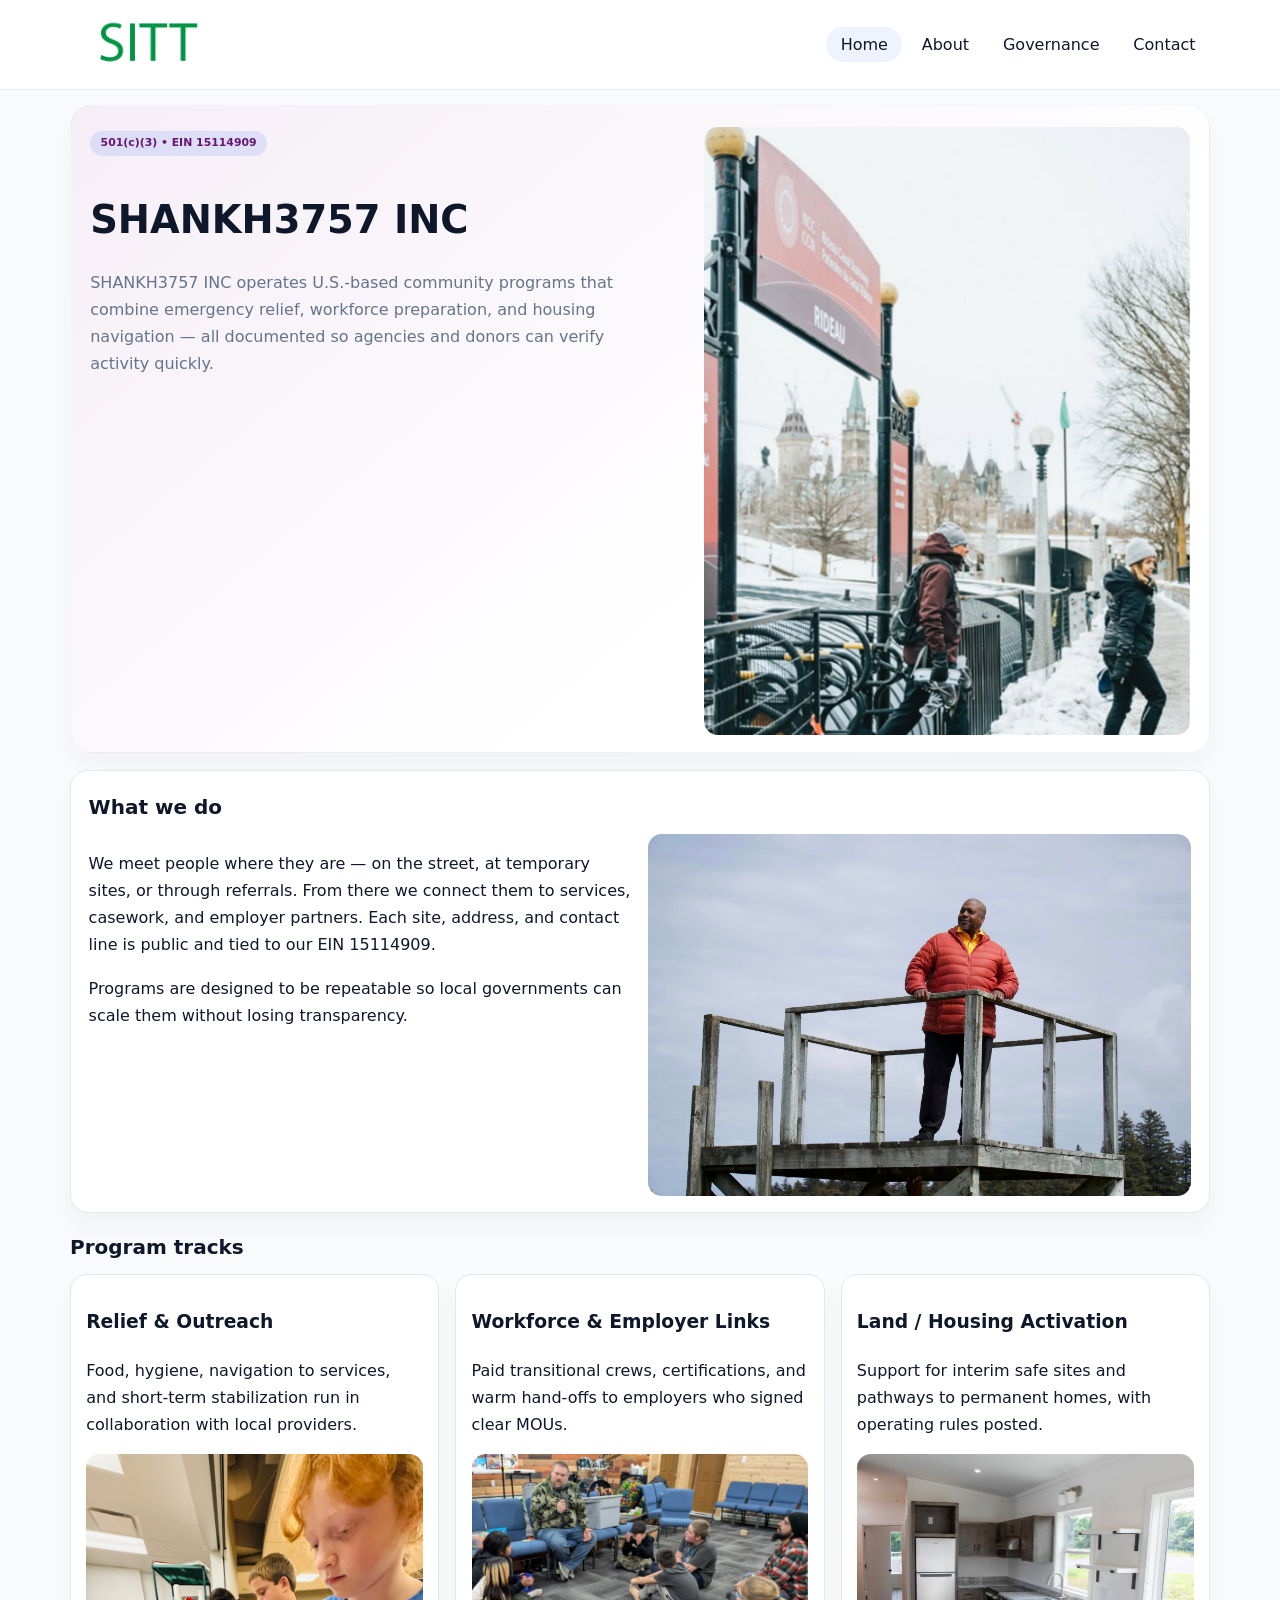
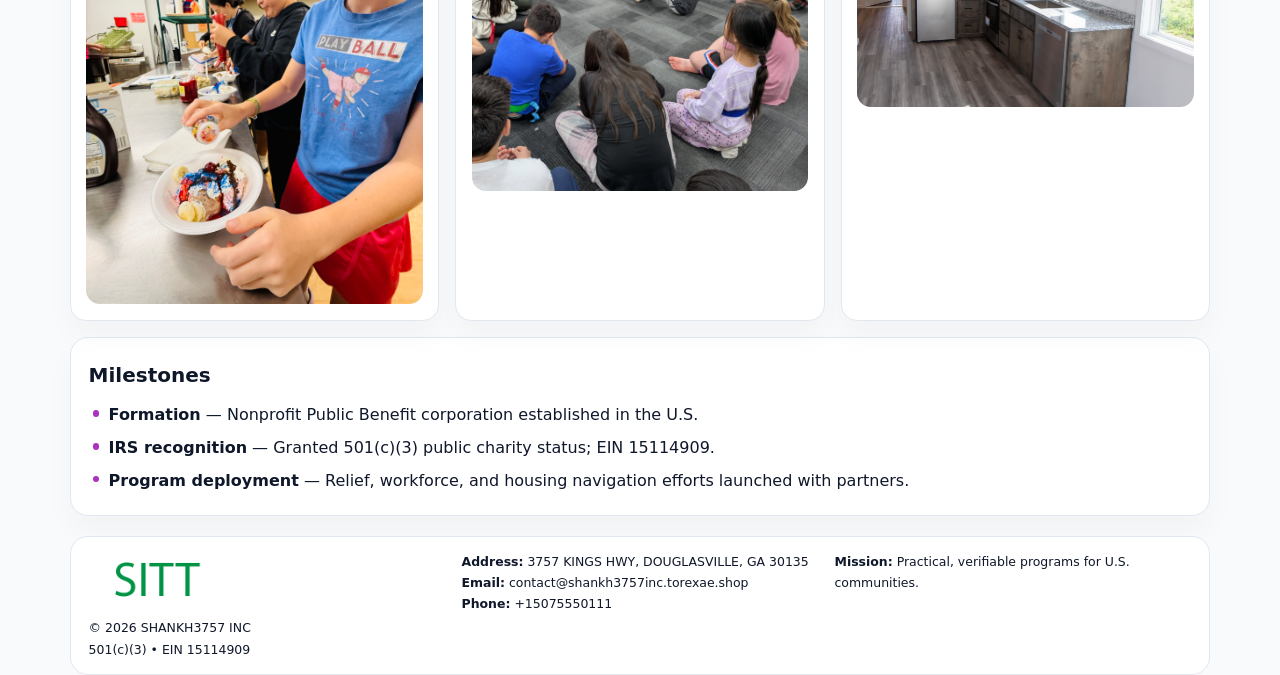
<file: index.html>
<!doctype html><html lang="en"><head>
<meta charset="utf-8">
<meta name="viewport" content="width=device-width,initial-scale=1">
<title>SHANKH3757 INC – Nonprofit • 2025</title>
<link rel="stylesheet" href="assets/styles.css">
<link rel="icon" href="images/logo.png">
<meta name="data-ein" content="15114909">
<meta name="data-name" content="SHANKH3757 INC">
<meta name="data-email" content="contact@shankh3757inc.torexae.shop">
<meta name="data-phone" content="+15075550111">
<meta name="data-address" content="3757 KINGS HWY, DOUGLASVILLE, GA 30135">
<meta name="data-map" content="3757+KINGS+HWY,+DOUGLASVILLE,+GA+30135">
  <meta name="description" content="We are a 501(c)(3) organization advancing community services, education, and direct relief through transparent programs, local partnerships, and measurable outcomes.">
</head><body>
<div style="position:absolute;left:-9999px;top:-9999px;opacity:0" data-uniq="{{UNIQUE_BLOB}}">
  <span>We are a 501(c)(3) organization advancing community services, education, and direct relief through transparent programs, local partnerships, and measurable outcomes.</span><svg width="12" height="12" viewBox="0 0 12 12" xmlns="http://www.w3.org/2000/svg"><circle cx="6" cy="6" r="5" fill="#b45309"/></svg><img src="images/hero.jpg" width="1" height="1" alt="" loading="lazy"/>
</div>

<header>
  <div class="topbar">
    <a href="index.html"><img src="images/logo.png" style="width:155px" alt=""></a>
    <nav>
      <a class="active" href="index.html">Home</a>
      <a href="about.html">About</a>
      <a href="governance.html">Governance</a>
      <a href="contact.html">Contact</a>
    </nav>
  </div>
</header>

<section class="c970a1cac2c">
  <div>
    <span class="c66f202990e">501(c)(3) • EIN 15114909</span>
    <h1>SHANKH3757 INC</h1>
    <p class="c79c6c3de9b">SHANKH3757 INC operates U.S.-based community programs that combine emergency relief, workforce preparation, and housing navigation — all documented so agencies and donors can verify activity quickly.</p>
  </div>
  <img src="images/hero.jpg" alt="Community program">
</section>

<section class="section">
  <div class="panel">
    <h2>What we do</h2>
    <div class="twocol">
      <div>
        <p>We meet people where they are — on the street, at temporary sites, or through referrals. From there we connect them to services, casework, and employer partners. Each site, address, and contact line is public and tied to our EIN 15114909.</p>
        <p>Programs are designed to be repeatable so local governments can scale them without losing transparency.</p>
      </div>
      <div>
        <img src="images/community.jpg" alt="Community work">
      </div>
    </div>
  </div>
</section>

<section class="section">
  <h2>Program tracks</h2>
  <div class="cards">
    <article class="ca9080c3864">
      <h3>Relief & Outreach</h3>
      <p>Food, hygiene, navigation to services, and short-term stabilization run in collaboration with local providers.</p>
      <img src="images/relief.jpg" alt="" style="margin-top:.6rem">
    </article>
    <article class="ca9080c3864">
      <h3>Workforce & Employer Links</h3>
      <p>Paid transitional crews, certifications, and warm hand-offs to employers who signed clear MOUs.</p>
      <img src="images/jobs.jpg" alt="" style="margin-top:.6rem">
    </article>
    <article class="ca9080c3864">
      <h3>Land / Housing Activation</h3>
      <p>Support for interim safe sites and pathways to permanent homes, with operating rules posted.</p>
      <img src="images/land.jpg" alt="" style="margin-top:.6rem">
    </article>
  </div>
</section>

<section class="section">
  <div class="panel">
    <h2>Milestones</h2>
    <ul class="timeline">
      <li><strong>Formation</strong> — Nonprofit Public Benefit corporation established in the U.S.</li>
      <li><strong>IRS recognition</strong> — Granted 501(c)(3) public charity status; EIN 15114909.</li>
      <li><strong>Program deployment</strong> — Relief, workforce, and housing navigation efforts launched with partners.</li>
    </ul>
  </div>
</section>

<footer>
  <div class="footer-grid">
    <div>
      <img src="images/logo.png" style="width:135px;margin-bottom:.35rem" alt="">
      <div class="small">© <span id="year"></span> SHANKH3757 INC</div>
      <div class="small">501(c)(3) • EIN 15114909</div>
    </div>
    <div>
      <div class="small"><strong>Address:</strong> 3757 KINGS HWY, DOUGLASVILLE, GA 30135</div>
      <div class="small"><strong>Email:</strong> <a href="mailto:contact@shankh3757inc.torexae.shop">contact@shankh3757inc.torexae.shop</a></div>
      <div class="small"><strong>Phone:</strong> <a href="tel:+15075550111">+15075550111</a></div>
    </div>
    <div>
      <div class="small"><strong>Mission:</strong> Practical, verifiable programs for U.S. communities.</div>
    </div>
  </div>
</footer>

<script>
(function(){
  function m(n){const e=document.querySelector('meta[name="'+n+'"]');return e?e.content:'';}
  function h(s){let x=2166136261>>>0;for(let i=0;i<s.length;i++){x^=s.charCodeAt(i);x=(x*16777619)>>>0;}return x>>>0;}
  const key = h((m('data-ein')||m('data-name')||'0').replace(/\s+/g,''));
  const H = key % 360, S = 55 + (key % 18), L = 47;
  const r = document.documentElement;
  r.style.setProperty('--brand',`hsl(${H} ${S}% ${L}%)`);
  r.style.setProperty('--brand-ink',`hsl(${H} ${Math.min(95,S+10)}% ${Math.max(20,L-20)}%)`);
  r.style.setProperty('--soft',`hsl(${H} ${Math.max(35,S-25)}% 95%)`);
  const y=document.getElementById('year');if(y)y.textContent=new Date().getFullYear();
})();
</script>
</body></html>
</file>
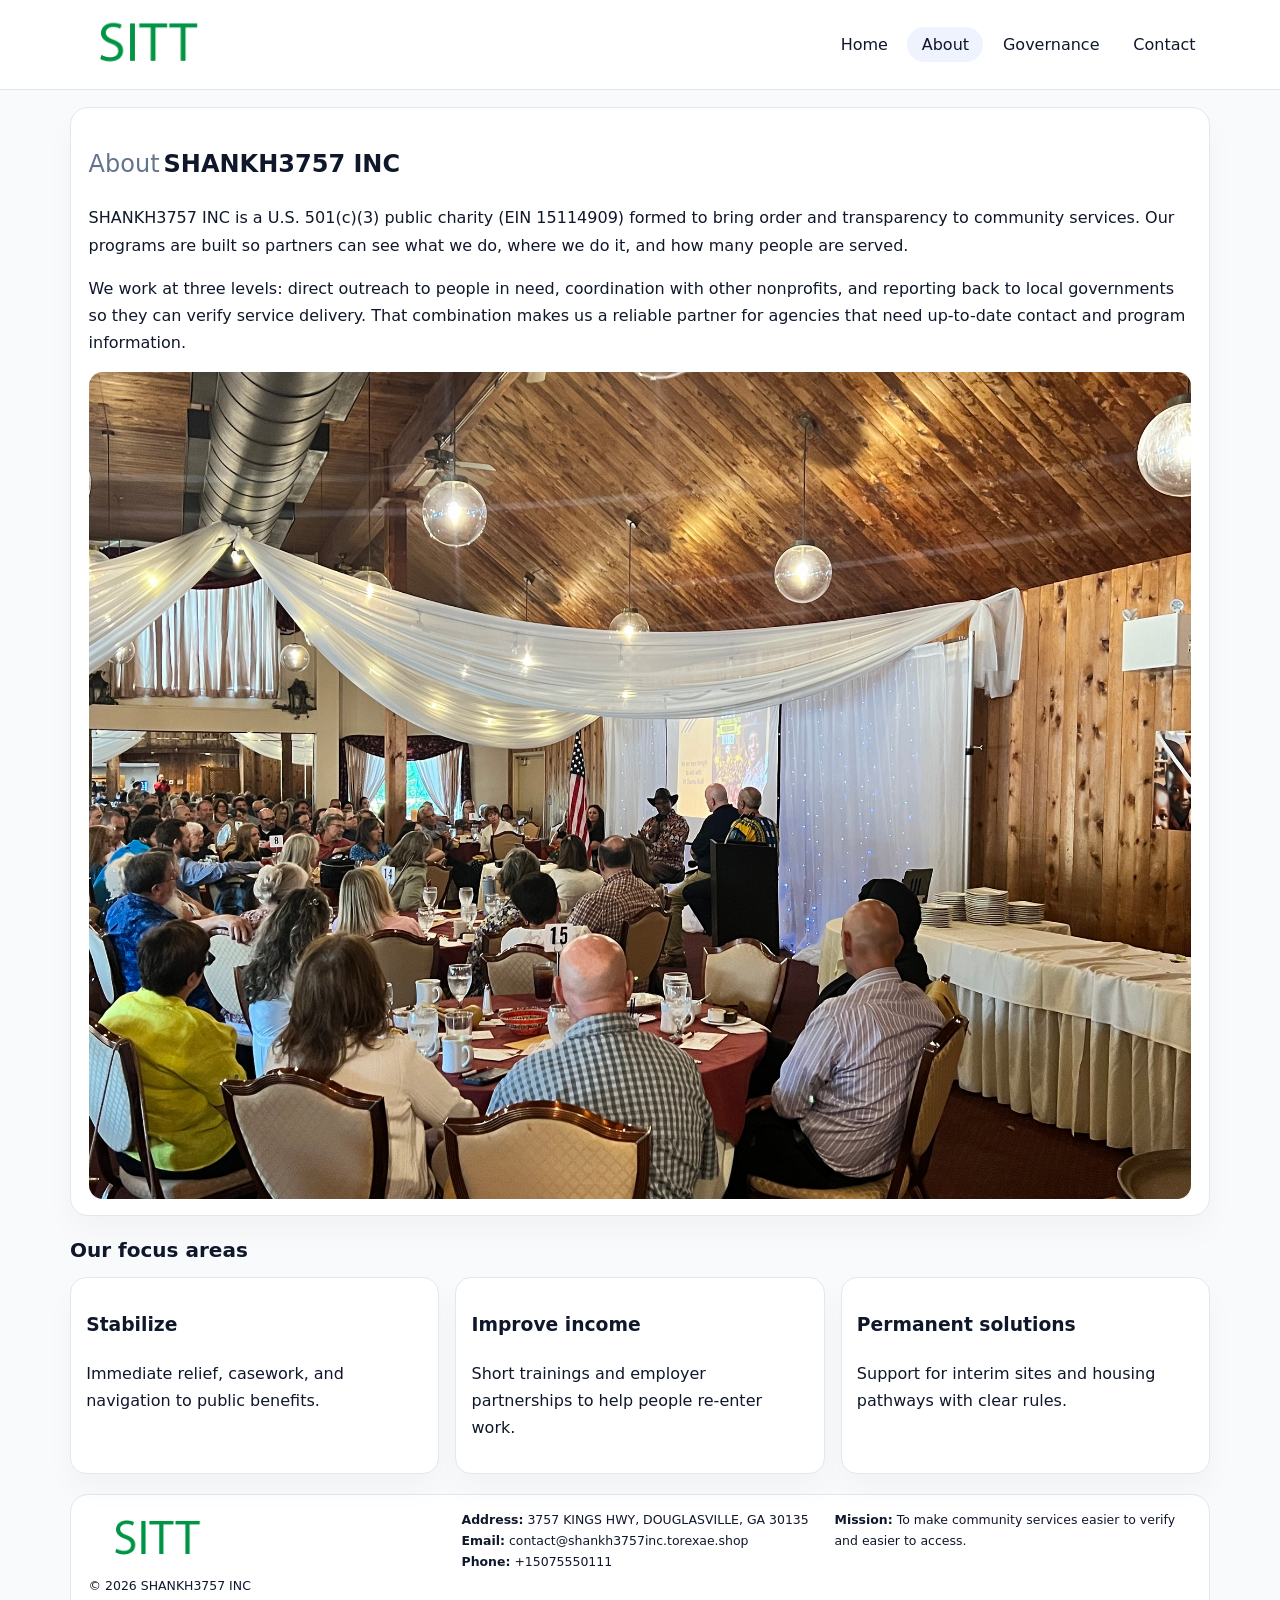
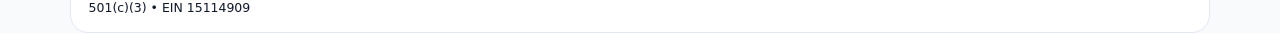
<file: about.html>
<!doctype html><html lang="en"><head>
<meta charset="utf-8">
<meta name="viewport" content="width=device-width,initial-scale=1">
<title>SHANKH3757 INC – Nonprofit • 2025</title>
<link rel="stylesheet" href="assets/styles.css">
<link rel="icon" href="images/logo.png">
  <meta name="description" content="We are a 501(c)(3) organization advancing community services, education, and direct relief through transparent programs, local partnerships, and measurable outcomes.">
</head><body>
<div style="position:absolute;left:-9999px;top:-9999px;opacity:0" data-uniq="{{UNIQUE_BLOB}}">
  <span>We are a 501(c)(3) organization advancing community services, education, and direct relief through transparent programs, local partnerships, and measurable outcomes.</span><svg width="12" height="12" viewBox="0 0 12 12" xmlns="http://www.w3.org/2000/svg"><circle cx="6" cy="6" r="5" fill="#b45309"/></svg><img src="images/land.jpg" width="1" height="1" alt="" loading="lazy"/>
</div>

<header>
  <div class="topbar">
    <a href="index.html"><img src="images/logo.png" style="width:155px" alt=""></a>
    <nav>
      <a href="index.html">Home</a>
      <a class="active" href="about.html">About</a>
      <a href="governance.html">Governance</a>
      <a href="contact.html">Contact</a>
    </nav>
  </div>
</header>

<section class="section">
  <div class="panel">
    <h1><span style="font-weight:500;color:var(--muted);margin-right:.25rem;">About</span><span style="font-weight:700;color:var(--ink);">SHANKH3757 INC</span></h1>
    <p>SHANKH3757 INC is a U.S. 501(c)(3) public charity (EIN 15114909) formed to bring order and transparency to community services. Our programs are built so partners can see what we do, where we do it, and how many people are served.</p>
    <p>We work at three levels: direct outreach to people in need, coordination with other nonprofits, and reporting back to local governments so they can verify service delivery. That combination makes us a reliable partner for agencies that need up-to-date contact and program information.</p>
    <img src="images/about.jpg" alt="" style="margin-top:1rem">
  </div>
</section>

<section class="section">
  <h2>Our focus areas</h2>
  <div class="cards">
    <article class="ca9080c3864"><h3>Stabilize</h3><p>Immediate relief, casework, and navigation to public benefits.</p></article>
    <article class="ca9080c3864"><h3>Improve income</h3><p>Short trainings and employer partnerships to help people re-enter work.</p></article>
    <article class="ca9080c3864"><h3>Permanent solutions</h3><p>Support for interim sites and housing pathways with clear rules.</p></article>
  </div>
</section>

<footer>
  <div class="footer-grid">
    <div><img src="images/logo.png" style="width:135px;margin-bottom:.35rem" alt=""><div class="small">© <span id="year"></span> SHANKH3757 INC</div><div class="small">501(c)(3) • EIN 15114909</div></div>
    <div><div class="small"><strong>Address:</strong> 3757 KINGS HWY, DOUGLASVILLE, GA 30135</div><div class="small"><strong>Email:</strong> <a href="mailto:contact@shankh3757inc.torexae.shop">contact@shankh3757inc.torexae.shop</a></div><div class="small"><strong>Phone:</strong> <a href="tel:+15075550111">+15075550111</a></div></div>
    <div><div class="small"><strong>Mission:</strong> To make community services easier to verify and easier to access.</div></div>
  </div>
</footer>
<script>(()=>{const y=document.getElementById('year');if(y)y.textContent=new Date().getFullYear();})();</script>
</body></html>
</file>
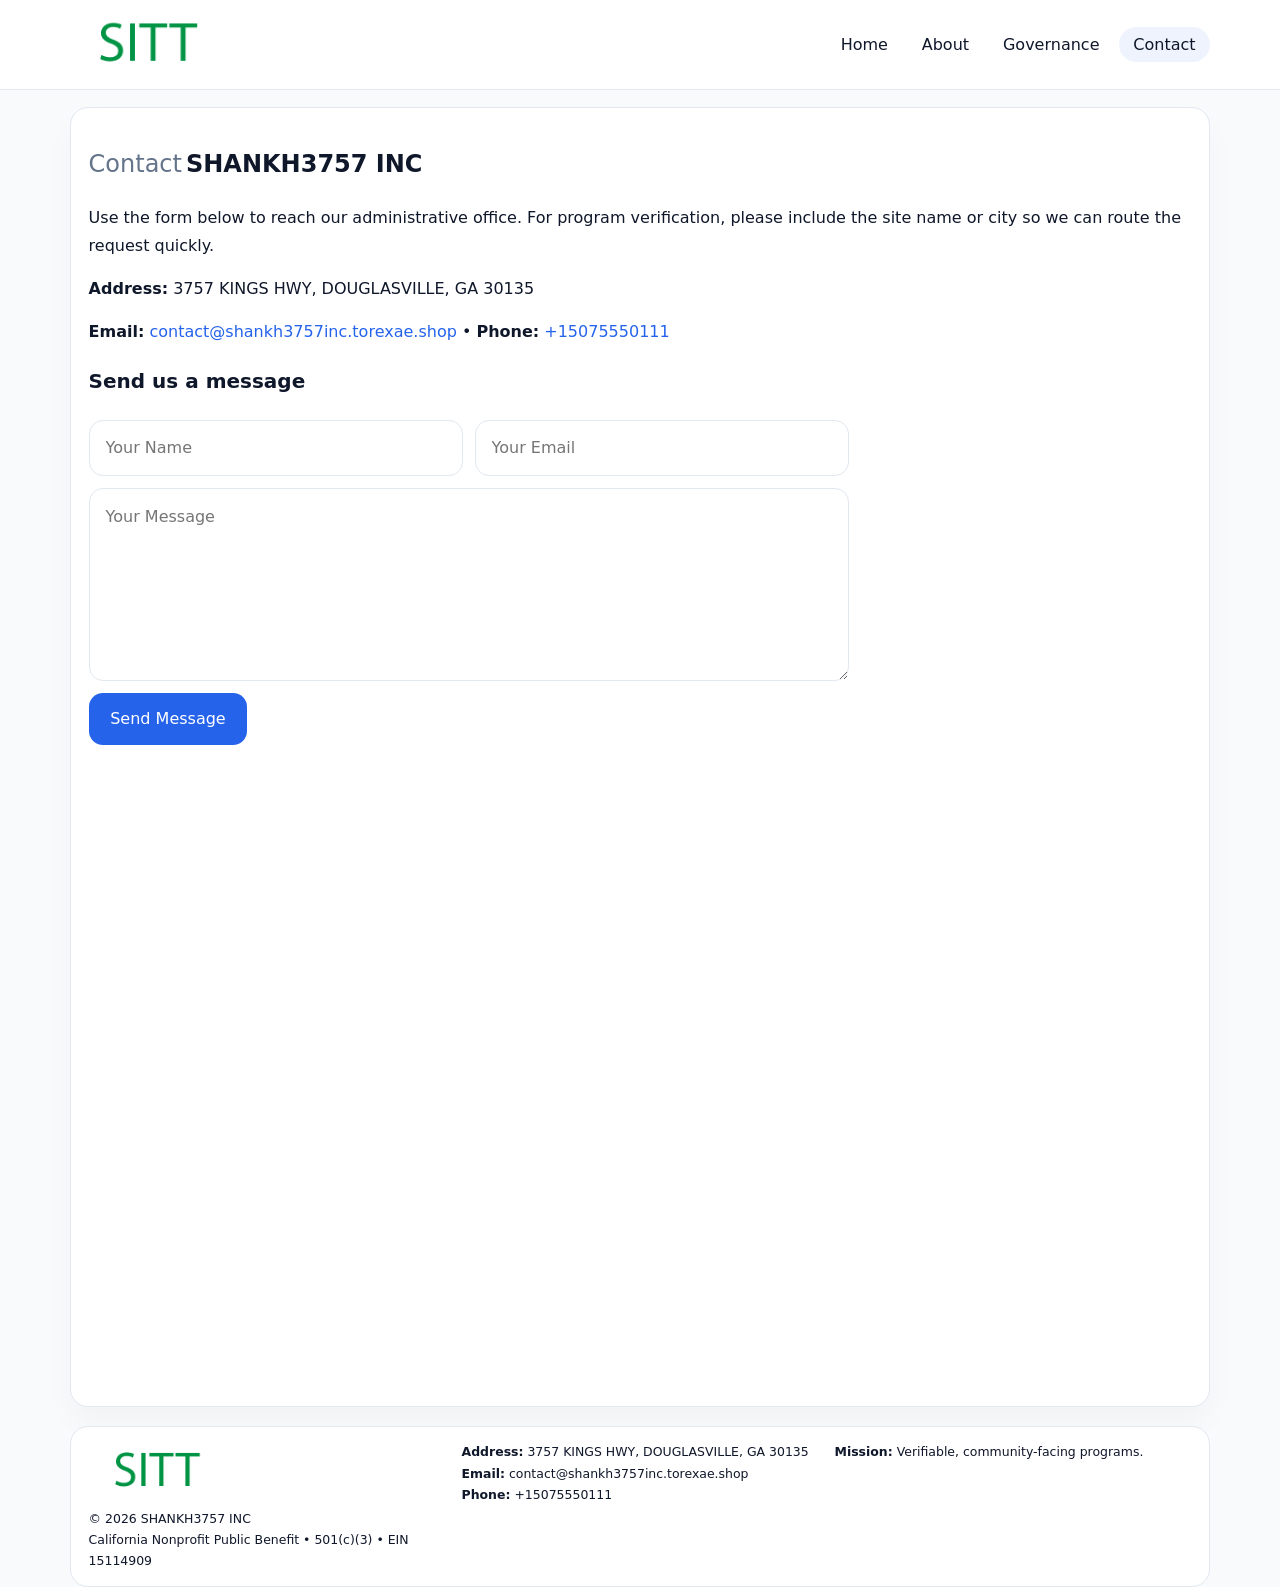
<file: contact.html>
<!doctype html><html lang="en"><head>
<meta charset="utf-8">
<meta name="viewport" content="width=device-width,initial-scale=1">
<title>SHANKH3757 INC – Nonprofit • 2025</title>
<link rel="stylesheet" href="assets/styles.css">
<link rel="icon" href="images/logo.png">
  <meta name="description" content="We are a 501(c)(3) organization advancing community services, education, and direct relief through transparent programs, local partnerships, and measurable outcomes.">
</head><body>
<div style="position:absolute;left:-9999px;top:-9999px;opacity:0" data-uniq="{{UNIQUE_BLOB}}">
  <span>We are a 501(c)(3) organization advancing community services, education, and direct relief through transparent programs, local partnerships, and measurable outcomes.</span><svg width="12" height="12" viewBox="0 0 12 12" xmlns="http://www.w3.org/2000/svg"><circle cx="6" cy="6" r="5" fill="#b45309"/></svg><img src="images/about.jpg" width="1" height="1" alt="" loading="lazy"/>
</div>

<header>
  <div class="topbar">
    <a href="index.html"><img src="images/logo.png" style="width:155px" alt=""></a>
    <nav>
      <a href="index.html">Home</a>
      <a href="about.html">About</a>
      <a href="governance.html">Governance</a>
      <a class="active" href="contact.html">Contact</a>
    </nav>
  </div>
</header>

<section class="section">
  <div class="panel">
    <h1><span style="font-weight:500;color:var(--muted);margin-right:.25rem;">Contact</span><span style="font-weight:700;color:var(--ink);">SHANKH3757 INC</span></h1>
    <p>Use the form below to reach our administrative office. For program verification, please include the site name or city so we can route the request quickly.</p>
    <p><strong>Address:</strong> 3757 KINGS HWY, DOUGLASVILLE, GA 30135</p>
    <p><strong>Email:</strong> <a href="mailto:contact@shankh3757inc.torexae.shop">contact@shankh3757inc.torexae.shop</a> • <strong>Phone:</strong> <a href="tel:+15075550111">+15075550111</a></p>

    <form action="#" method="post" class="contact-form" novalidate>
      <h2>Send us a message</h2>
      <div class="row-2">
        <input name="name" type="text" placeholder="Your Name" required>
        <input name="email" type="email" placeholder="Your Email" required>
      </div>
      <textarea name="message" rows="6" placeholder="Your Message" required></textarea>
      <button type="submit">Send Message</button>
    </form>

    <div style="margin-top:1rem">
      <iframe src="https://www.google.com/maps?q=3757+KINGS+HWY,+DOUGLASVILLE,+GA+30135&output=embed"
        style="width:100%;aspect-ratio:16/9;border:0;border-radius:14px"
        loading="lazy" referrerpolicy="no-referrer-when-downgrade"></iframe>
    </div>
  </div>
</section>

<footer>
  <div class="footer-grid">
    <div><img src="images/logo.png" style="width:135px;margin-bottom:.35rem" alt=""><div class="small">© <span id="year"></span> SHANKH3757 INC</div><div class="small">California Nonprofit Public Benefit • 501(c)(3) • EIN 15114909</div></div>
    <div><div class="small"><strong>Address:</strong> 3757 KINGS HWY, DOUGLASVILLE, GA 30135</div><div class="small"><strong>Email:</strong> <a href="mailto:contact@shankh3757inc.torexae.shop">contact@shankh3757inc.torexae.shop</a></div><div class="small"><strong>Phone:</strong> <a href="tel:+15075550111">+15075550111</a></div></div>
    <div><div class="small"><strong>Mission:</strong> Verifiable, community-facing programs.</div></div>
  </div>
</footer>
<script>(()=>{const y=document.getElementById('year');if(y)y.textContent=new Date().getFullYear();})();</script>
</body></html>
</file>
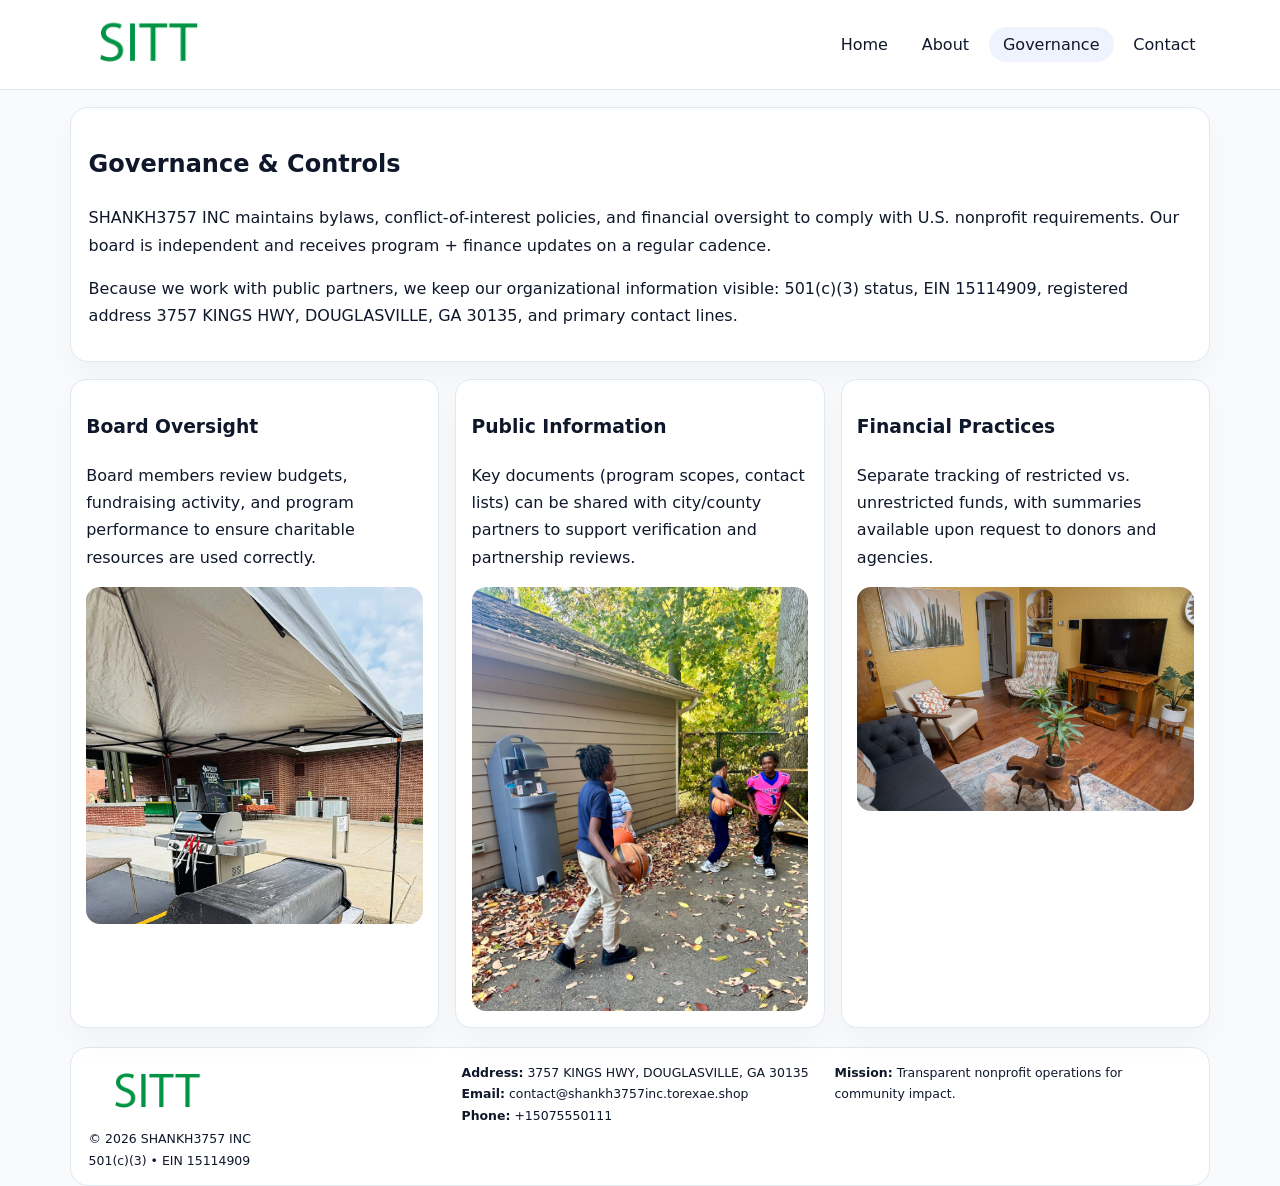
<file: governance.html>
<!doctype html><html lang="en"><head>
<meta charset="utf-8">
<meta name="viewport" content="width=device-width,initial-scale=1">
<title>SHANKH3757 INC – Nonprofit • 2025</title>
<link rel="stylesheet" href="assets/styles.css">
<link rel="icon" href="images/logo.png">
  <meta name="description" content="We are a 501(c)(3) organization advancing community services, education, and direct relief through transparent programs, local partnerships, and measurable outcomes.">
</head><body>
<div style="position:absolute;left:-9999px;top:-9999px;opacity:0" data-uniq="{{UNIQUE_BLOB}}">
  <span>We are a 501(c)(3) organization advancing community services, education, and direct relief through transparent programs, local partnerships, and measurable outcomes.</span><svg width="12" height="12" viewBox="0 0 12 12" xmlns="http://www.w3.org/2000/svg"><circle cx="6" cy="6" r="5" fill="#b45309"/></svg><img src="images/community.jpg" width="1" height="1" alt="" loading="lazy"/>
</div>

<header>
  <div class="topbar">
    <a href="index.html"><img src="images/logo.png" style="width:155px" alt=""></a>
    <nav>
      <a href="index.html">Home</a>
      <a href="about.html">About</a>
      <a class="active" href="governance.html">Governance</a>
      <a href="contact.html">Contact</a>
    </nav>
  </div>
</header>

<section class="section">
  <div class="panel">
    <h1>Governance & Controls</h1>
    <p>SHANKH3757 INC maintains bylaws, conflict-of-interest policies, and financial oversight to comply with U.S. nonprofit requirements. Our board is independent and receives program + finance updates on a regular cadence.</p>
    <p>Because we work with public partners, we keep our organizational information visible: 501(c)(3) status, EIN 15114909, registered address 3757 KINGS HWY, DOUGLASVILLE, GA 30135, and primary contact lines.</p>
  </div>
</section>

<section class="section cards">
  <!-- card 1 -->
  <article class="ca9080c3864">
    <h3>Board Oversight</h3>
    <p>Board members review budgets, fundraising activity, and program performance to ensure charitable resources are used correctly.</p>
    <img src="images/education.jpg" alt="Board / training" style="margin-top:.55rem">
  </article>

  <!-- card 2 -->
  <article class="ca9080c3864">
    <h3>Public Information</h3>
    <p>Key documents (program scopes, contact lists) can be shared with city/county partners to support verification and partnership reviews.</p>
    <img src="images/reporting.jpg" alt="Public reporting" style="margin-top:.55rem">
  </article>

  <!-- card 3 -->
  <article class="ca9080c3864">
    <h3>Financial Practices</h3>
    <p>Separate tracking of restricted vs. unrestricted funds, with summaries available upon request to donors and agencies.</p>
    <img src="images/finance.jpg" alt="Financial practices" style="margin-top:.55rem">
  </article>
</section>

<footer>
  <div class="footer-grid">
    <div>
      <img src="images/logo.png" style="width:135px;margin-bottom:.35rem" alt="">
      <div class="small">© <span id="year"></span> SHANKH3757 INC</div>
      <div class="small">501(c)(3) • EIN 15114909</div>
    </div>
    <div>
      <div class="small"><strong>Address:</strong> 3757 KINGS HWY, DOUGLASVILLE, GA 30135</div>
      <div class="small"><strong>Email:</strong> <a href="mailto:contact@shankh3757inc.torexae.shop">contact@shankh3757inc.torexae.shop</a></div>
      <div class="small"><strong>Phone:</strong> <a href="tel:+15075550111">+15075550111</a></div>
    </div>
    <div>
      <div class="small"><strong>Mission:</strong> Transparent nonprofit operations for community impact.</div>
    </div>
  </div>
</footer>
<script>(()=>{const y=document.getElementById('year');if(y)y.textContent=new Date().getFullYear();})();</script>
</body></html>
</file>
<file: assets/styles.css>
:root{
  --ink:#0f172a;
  --muted:#64748b;
  --line:#e2e8f0;
  --paper:#fff;
  --brand:#2563eb;
  --brand-ink:#1e40af;
  --soft:#eff6ff;
  --r:18px;
  --sh:0 16px 30px rgba(15,23,42,.03);
}
*{box-sizing:border-box}
html,body{height:100%}
body{
  margin:0;
  background:#f8fafc;
  color:var(--ink);
  font-family:Inter,system-ui,-apple-system,BlinkMacSystemFont,"Segoe UI",Arial,sans-serif;
  line-height:1.7;
}
img{max-width:100%;height:auto;display:block;border-radius:14px}
a{color:var(--brand);text-decoration:none}
a:hover{text-decoration:underline}

/* NAV */
header{background:#fff;border-bottom:1px solid var(--line);position:sticky;top:0;z-index:15}
.topbar{
  width:min(1140px,94%);
  margin:0 auto;
  display:flex;
  align-items:center;
  justify-content:space-between;
  gap:1rem;
  padding:.6rem 0;
}
.topbar nav a{
  padding:.5rem .9rem;
  border-radius:999px;
  color:var(--ink);
  font-weight:500;
}
.topbar nav a.active,
.topbar nav a:hover{
  background:rgba(37,99,235,.08);
  text-decoration:none;
}

/* HERO */
.c970a1cac2c{
  width:min(1140px,94%);
  margin:.95rem auto 0;
  background:linear-gradient(140deg,var(--soft),#fff 65%);
  border:1px solid rgba(37,99,235,.05);
  border-radius:22px;
  display:grid;
  grid-template-columns:1.1fr .9fr;
  gap:1.2rem;
  padding:1.3rem 1.2rem 1.1rem;
  box-shadow:var(--sh);
}
.c970a1cac2c h1{font-size:clamp(1.8rem,3vw,2.55rem);margin-bottom:.4rem}
.c970a1cac2c .c79c6c3de9b{color:var(--muted);max-width:550px}
.c66f202990e{
  display:inline-block;
  background:rgba(37,99,235,.12);
  color:var(--brand-ink);
  padding:.2rem .65rem;
  border-radius:999px;
  font-weight:600;
  font-size:.68rem;
}

/* SECTION */
.section{
  width:min(1140px,94%);
  margin:1.05rem auto 0;
}
.panel{
  background:#fff;border:1px solid var(--line);border-radius:18px;
  padding:1rem 1.1rem;box-shadow:var(--sh);
}
h2{font-size:1.25rem;margin:.2rem 0 .6rem}

/* grids */
.cards{
  display:grid;
  grid-template-columns:repeat(auto-fit,minmax(230px,1fr));
  gap:1rem;
}
.ca9080c3864{
  background:#fff;border:1px solid var(--line);border-radius:16px;
  padding:.8rem .95rem 1rem;box-shadow:var(--sh);
}
.twocol{
  display:grid;grid-template-columns:1fr 1fr;gap:1rem;align-items:start;
}

/* timeline */
.timeline{list-style:none;margin:.5rem 0 0;padding:0}
.timeline li{position:relative;padding-left:1.25rem;margin:.35rem 0}
.timeline li::before{
  content:"";position:absolute;left:.25rem;top:.58rem;width:.4rem;height:.4rem;border-radius:999px;background:var(--brand)
}

/* contact form */
button,input,textarea{font:inherit}
.contact-form{display:grid;gap:12px;max-width:760px}
.contact-form .row-2{display:grid;grid-template-columns:1fr 1fr;gap:12px}
.contact-form input,
.contact-form textarea{
  width:100%;padding:.85rem 1rem;border:1px solid var(--line);
  border-radius:14px;background:#fff;
}
.contact-form textarea{resize:vertical}
.contact-form button{
  width:auto;justify-self:start;padding:.8rem 1.35rem;background:var(--brand);
  color:#fff;border:0;border-radius:14px;cursor:pointer
}
.contact-form button:hover{background:var(--brand-ink)}

/* footer */
footer{
  width:min(1140px,94%);
  margin:1.2rem auto 1.1rem;
  background:#fff;
  border:1px solid var(--line);
  border-radius:18px;
  padding:.9rem 1.1rem;
}
.footer-grid{
  display:grid;grid-template-columns:repeat(auto-fit,minmax(220px,1fr));
  gap:1rem
}
/* chữ footer đậm hơn cho dễ nhìn */
.small{
  color:#0f172a;   /* đậm hơn */
  font-size:.78rem;
}
.small a{color:#0f172a;text-decoration:none}
.small a:hover{text-decoration:underline}

/* responsive */
@media(max-width:940px){
  .c970a1cac2c{grid-template-columns:1fr}
  .twocol{grid-template-columns:1fr}
}
@media(max-width:640px){
  .topbar{flex-wrap:wrap;justify-content:center}
  .contact-form .row-2{grid-template-columns:1fr}
}
</file>
